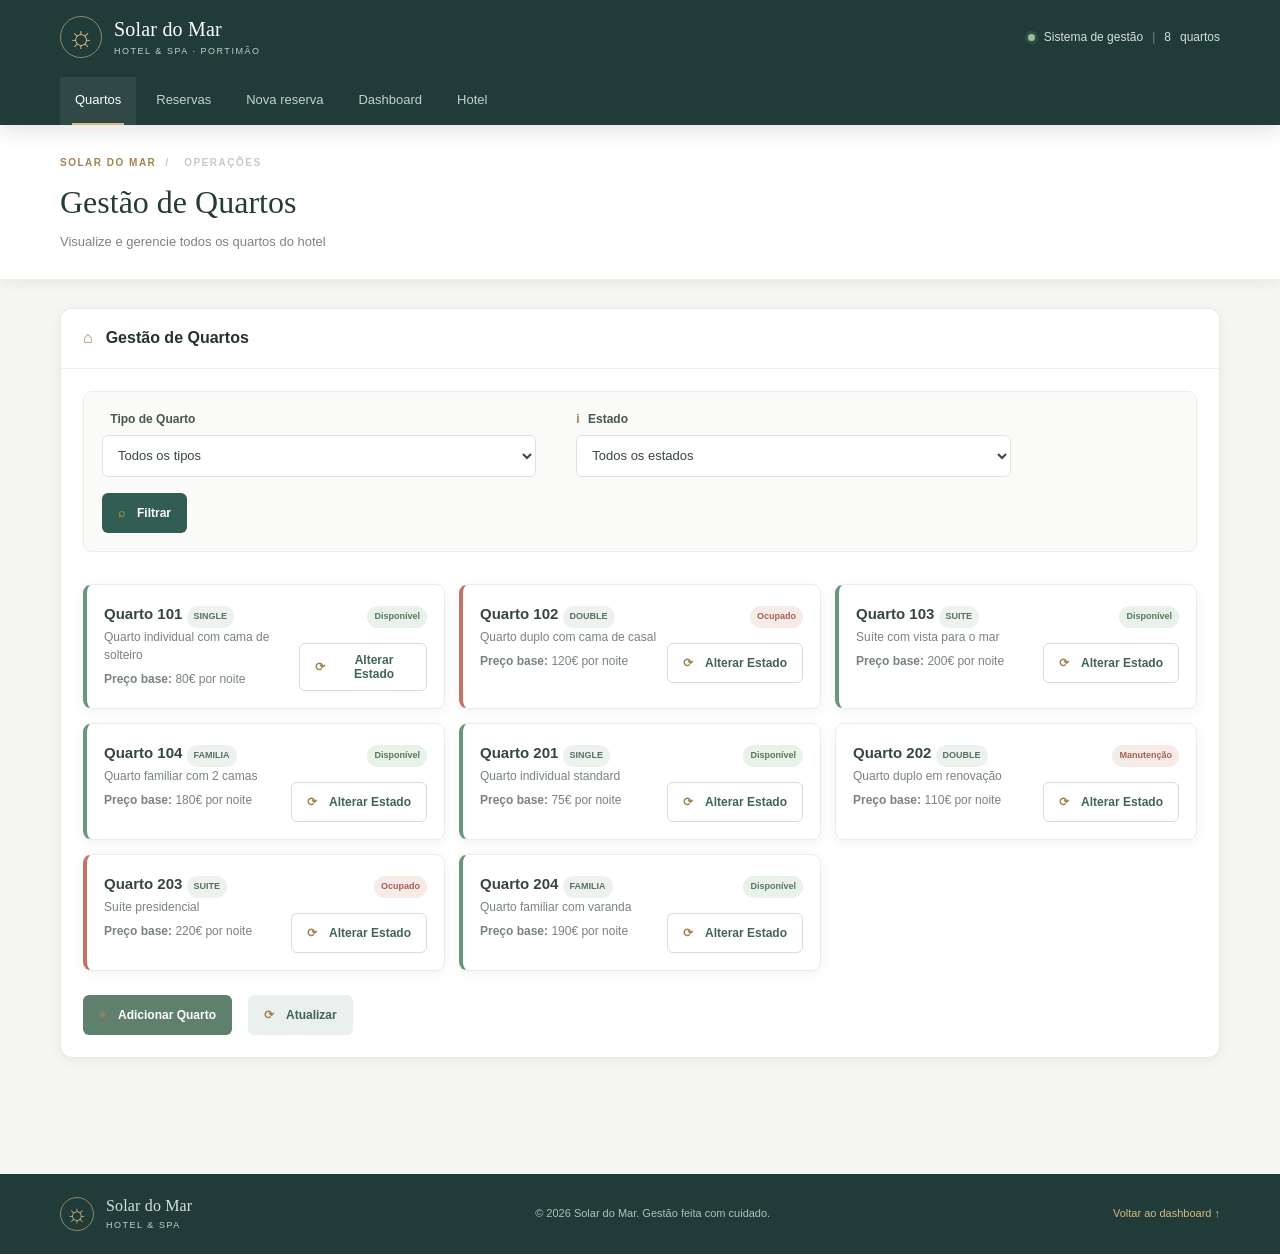
<file: index.html>
<!DOCTYPE html>
<html lang="pt">
<head>
    <meta charset="UTF-8">
    <meta name="viewport" content="width=device-width, initial-scale=1.0">
    <title>Solar do Mar — Gestão Hoteleira</title>
    <link rel="stylesheet" href="css/estilo.css">
</head>
<body>
    <header class="hotel-header">
        <div class="container header-content">
            <a class="hotel-logo" href="#quartos" aria-label="Solar do Mar - início">
                <span class="logo-mark" aria-hidden="true">☼</span>
                <span class="logo-text"><strong>Solar do Mar</strong><small>HOTEL & SPA · PORTIMÃO</small></span>
            </a>
            <div class="header-meta"><span class="header-live-dot"></span> Sistema de gestão <span class="header-divider">|</span> <span id="headerRoomsCount">8</span> quartos</div>
            <nav class="main-nav" aria-label="Navegação principal">
                <a class="nav-link active" href="#quartos">Quartos</a>
                <a class="nav-link" href="#reservas">Reservas</a>
                <a class="nav-link" href="#nova-reserva">Nova reserva</a>
                <a class="nav-link" href="#dashboard">Dashboard</a>
                <a class="nav-link" href="#galeria">Hotel</a>
            </nav>
        </div>
    </header>

    <!-- Indicador visual da tab ativa -->
    <div class="tab-indicator">
        <div class="container">
            <p class="eyebrow">SOLAR DO MAR <span>/</span> <span id="currentTabKicker">OPERAÇÕES</span></p>
            <h2 id="currentTabTitle">Gestão de Quartos</h2>
            <p id="currentTabDescription">Visualize e gerencie todos os quartos do hotel</p>
        </div>
    </div>

    <div class="container main-container">
        <!-- Conteúdo das tabs -->
        <div class="tab-content">
            <!-- Tab 1: Lista de Quartos -->
            <div class="tab-pane fade show active" id="quartos">
                <div class="card glass-card">
                    <div class="card-header gradient-header">
                        <h4 class="mb-0"><i class="bi bi-door-closed"></i> Gestão de Quartos</h4>
                    </div>
                    <div class="card-body">
                        <!-- Filtros com design moderno -->
                        <div class="filter-section">
                            <div class="row g-3">
                                <div class="col-md-5">
                                    <div class="filter-group">
                                        <label for="filterRoomType" class="filter-label">
                                            <i class="bi bi-funnel"></i> Tipo de Quarto
                                        </label>
                                        <select id="filterRoomType" class="form-select filter-select">
                                            <option value="todos">Todos os tipos</option>
                                            <option value="single">Single</option>
                                            <option value="double">Double</option>
                                            <option value="suite">Suite</option>
                                            <option value="familia">Família</option>
                                        </select>
                                    </div>
                                </div>
                                <div class="col-md-5">
                                    <div class="filter-group">
                                        <label for="filterStatus" class="filter-label">
                                            <i class="bi bi-info-circle"></i> Estado
                                        </label>
                                        <select id="filterStatus" class="form-select filter-select">
                                            <option value="todos">Todos os estados</option>
                                            <option value="disponivel">Disponível</option>
                                            <option value="ocupado">Ocupado</option>
                                            <option value="manutencao">Em manutenção</option>
                                        </select>
                                    </div>
                                </div>
                                <div class="col-md-2 d-flex align-items-end">
                                    <button class="btn btn-primary btn-filter" onclick="filterRooms()">
                                        <i class="bi bi-search"></i> Filtrar
                                    </button>
                                </div>
                            </div>
                        </div>

                        <!-- Lista de quartos -->
                        <div class="rooms-grid" id="roomsList">
                            <!-- Quartos serão carregados aqui -->
                        </div>

                        <!-- Ações -->
                        <div class="action-buttons mt-4">
                            <button class="btn btn-success btn-action" onclick="addSampleRoom()">
                                <i class="bi bi-plus-lg"></i> Adicionar Quarto
                            </button>
                            <button class="btn btn-info btn-action" onclick="loadRooms()">
                                <i class="bi bi-arrow-clockwise"></i> Atualizar
                            </button>
                        </div>
                    </div>
                </div>
            </div>
            
            <!-- Tab 2: Lista de Reservas -->
            <div class="tab-pane fade" id="reservas">
                <div class="card glass-card">
                    <div class="card-header gradient-header">
                        <h4 class="mb-0"><i class="bi bi-calendar-check"></i> Reservas e Tarifas</h4>
                    </div>
                    <div class="card-body">
                        <div class="table-container">
                            <table class="table table-hover reservations-table">
                                <thead>
                                    <tr>
                                        <th><i class="bi bi-hash"></i> ID</th>
                                        <th><i class="bi bi-door-closed"></i> Quarto</th>
                                        <th><i class="bi bi-person"></i> Cliente</th>
                                        <th><i class="bi bi-calendar-plus"></i> Check-in</th>
                                        <th><i class="bi bi-calendar-minus"></i> Check-out</th>
                                        <th><i class="bi bi-cash"></i> Preço</th>
                                        <th><i class="bi bi-info-circle"></i> Estado</th>
                                        <th><i class="bi bi-gear"></i> Ações</th>
                                    </tr>
                                </thead>
                                <tbody id="reservationsTable">
                                    <!-- Reservas serão carregadas aqui -->
                                </tbody>
                            </table>
                        </div>
                        
                        <!-- Informação de tarifas -->
                        <div class="tarifas-info mt-4">
                            <h5><i class="bi bi-tags"></i> Sistema de Tarifas 2025</h5>
                            <div class="tarifas-grid">
                                <div class="tarifa-card alta">
                                    <h6>Alta Temporada</h6>
                                    <p class="price">+50%</p>
                                    <p class="months">Jun, Jul, Ago, Dez</p>
                                </div>
                                <div class="tarifa-card normal">
                                    <h6>Temporada Normal</h6>
                                    <p class="price">Preço Base</p>
                                    <p class="months">Mar, Abr, Mai, Set, Out</p>
                                </div>
                                <div class="tarifa-card baixa">
                                    <h6>Baixa Temporada</h6>
                                    <p class="price">-20%</p>
                                    <p class="months">Jan, Fev, Nov</p>
                                </div>
                            </div>
                        </div>
                    </div>
                </div>
            </div>
            
            <!-- Tab 3: Nova Reserva -->
            <div class="tab-pane fade" id="nova-reserva">
                <div class="card glass-card">
                    <div class="card-header gradient-header">
                        <h4 class="mb-0"><i class="bi bi-calendar-plus"></i> Nova Reserva</h4>
                    </div>
                    <div class="card-body">
                        <div class="reservation-form">
                            <div class="row">
                                <!-- Coluna esquerda -->
                                <div class="col-lg-6">
                                    <div class="form-section">
                                        <h5><i class="bi bi-geo-alt"></i> Seleção do Quarto</h5>
                                        <div class="mb-3">
                                            <label for="roomSelect" class="form-label">Quarto:</label>
                                            <select id="roomSelect" class="form-select form-select-lg">
                                                <!-- Opções serão carregadas -->
                                            </select>
                                        </div>
                                        
                                        <h5 class="mt-4"><i class="bi bi-person"></i> Dados do Cliente</h5>
                                        <div class="mb-3">
                                            <label for="clientName" class="form-label">Nome Completo:</label>
                                            <input type="text" class="form-control" id="clientName" placeholder="Ex: João Silva">
                                        </div>
                                        
                                        <div class="mb-3">
                                            <label for="clientEmail" class="form-label">Email:</label>
                                            <input type="email" class="form-control" id="clientEmail" placeholder="Ex: joao@email.com">
                                        </div>
                                    </div>
                                </div>
                                
                                <!-- Coluna direita -->
                                <div class="col-lg-6">
                                    <div class="form-section">
                                        <h5><i class="bi bi-calendar-event"></i> Datas da Estadia</h5>
                                        <div class="row">
                                            <div class="col-md-6 mb-3">
                                                <label for="checkInDate" class="form-label">Check-in:</label>
                                                <div class="input-group">
                                                    <span class="input-group-text"><i class="bi bi-box-arrow-in-right"></i></span>
                                                    <input type="date" class="form-control" id="checkInDate" min="2025-01-01" max="2025-12-31">
                                                </div>
                                            </div>
                                            <div class="col-md-6 mb-3">
                                                <label for="checkOutDate" class="form-label">Check-out:</label>
                                                <div class="input-group">
                                                    <span class="input-group-text"><i class="bi bi-box-arrow-left"></i></span>
                                                    <input type="date" class="form-control" id="checkOutDate" min="2025-01-01" max="2025-12-31">
                                                </div>
                                            </div>
                                        </div>
                                        
                                        <!-- Preço estimado -->
                                        <div class="price-estimate-section">
                                            <h5><i class="bi bi-calculator"></i> Preço Estimado</h5>
                                            <div class="price-display" id="priceEstimate">
                                                <div class="price-placeholder">
                                                    <i class="bi bi-clock"></i>
                                                    <p>Selecione um quarto e datas</p>
                                                </div>
                                            </div>
                                        </div>
                                        
                                        <!-- Botões de ação -->
                                        <div class="reservation-actions mt-4">
                                            <button class="btn btn-success btn-lg btn-reserve" onclick="makeReservation()">
                                                <i class="bi bi-check-circle"></i> Confirmar Reserva
                                            </button>
                                            <button class="btn btn-outline-secondary btn-lg" onclick="clearReservationForm()">
                                                <i class="bi bi-x-circle"></i> Limpar
                                            </button>
                                        </div>
                                    </div>
                                </div>
                            </div>
                            
                            <!-- Mensagem de status -->
                            <div id="reservationMessage" class="mt-4"></div>
                            
                            <!-- Calendário de visualização -->
                            <div class="calendar-preview mt-5">
                                <h5 id="miniCalendarTitle">Disponibilidade</h5>
                                <div class="calendar-grid" id="miniCalendar">
                                    <!-- Calendário será gerado aqui -->
                                </div>
                                <div class="calendar-legend">
                                    <span class="legend-item"><span class="legend-box livre"></span> Livre</span>
                                    <span class="legend-item"><span class="legend-box ocupado"></span> Ocupado</span>
                                    <span class="legend-item"><span class="legend-box reservado"></span> Reservado</span>
                                </div>
                            </div>
                        </div>
                    </div>
                </div>
            </div>
            
            <!-- Tab 4: Dashboard -->
            <div class="tab-pane fade" id="dashboard">
                <div class="dashboard-intro">
                    <div><p class="eyebrow">CENTRO DE CONTROLO</p><h2>Visão geral do hotel</h2><p>Acompanhe a operação, reservas e desempenho num só lugar.</p></div>
                    <div class="dashboard-tools"><label for="dashYear">Ano</label><select id="dashYear" class="form-select" aria-label="Filtrar dashboard por ano"></select><button class="btn btn-outline-primary" id="refreshDashboard" type="button">↻ Atualizar</button><button class="btn btn-primary" id="exportDashboard" type="button">↓ Exportar CSV</button></div>
                </div>
                <div class="dashboard-grid">
                    <!-- Estatísticas principais -->
                    <div class="dashboard-card large">
                        <div class="card-heading"><div><p class="eyebrow">RESUMO DO ANO</p><h3>Indicadores principais</h3></div><span class="live-label"><span class="header-live-dot"></span> Dados atualizados</span></div>
                        <div class="card-body">
                            <div class="stats-grid">
                                <article class="stat-card primary"><div class="stat-icon">▦</div><div class="stat-content"><p>Quartos no hotel</p><h3 id="totalRooms">0</h3><small id="roomAvailability">—</small></div></article>
                                <article class="stat-card success"><div class="stat-icon">⌂</div><div class="stat-content"><p>Quartos ocupados</p><h3 id="occupiedRooms">0</h3><small id="occupancySummary">—</small></div></article>
                                <article class="stat-card warning"><div class="stat-icon">▣</div><div class="stat-content"><p>Reservas ativas</p><h3 id="totalReservations">0</h3><small id="reservationSummary">No ano selecionado</small></div></article>
                                <article class="stat-card info"><div class="stat-icon">€</div><div class="stat-content"><p>Receita confirmada</p><h3 id="yearRevenue">0 €</h3><small id="revenueSummary">No ano selecionado</small></div></article>
                            </div>
                        </div>
                    </div>

                    <!-- Gráficos -->
                    <div class="dashboard-card">
                        <div class="card-heading"><div><p class="eyebrow">ALOJAMENTO</p><h3>Ocupação mensal</h3></div><span class="chart-unit">%</span></div>
                        <div class="card-body"><div class="chart-container"><canvas id="occupancyChart" role="img" aria-label="Gráfico de ocupação mensal"></canvas></div><div class="chart-legend"><span><i class="legend-dot occupancy-dot"></i> Taxa de ocupação</span></div></div>
                    </div>

                    <div class="dashboard-card">
                        <div class="card-heading"><div><p class="eyebrow">DESEMPENHO</p><h3>Receita mensal</h3></div><span class="chart-unit">€</span></div>
                        <div class="card-body"><div class="chart-container"><canvas id="revenueChart" role="img" aria-label="Gráfico de receita mensal"></canvas></div><div class="chart-legend"><span><i class="legend-dot revenue-dot"></i> Receita confirmada</span></div></div>
                    </div>

                    <!-- Reservas recentes -->
                    <div class="dashboard-card large">
                        <div class="card-heading"><div><p class="eyebrow">ATIVIDADE</p><h3>Reservas recentes</h3></div><a class="text-link" href="#reservas">Ver todas <span aria-hidden="true">→</span></a></div>
                        <div class="card-body">
                            <div class="recent-reservations table-container">
                                <table class="table">
                                    <thead>
                                        <tr>
                                            <th>Hóspede</th><th>Quarto</th><th>Estadia</th><th>Estado</th><th class="text-end">Valor</th>
                                        </tr>
                                    </thead>
                                    <tbody id="recentReservations">
                                        <tr><td colspan="5" class="empty-state">A carregar reservas…</td></tr>
                                    </tbody>
                                </table>
                            </div>
                        </div>
                    </div>

                    <!-- Informações de gestão -->
                    <div class="dashboard-card">
                        <div class="card-heading"><div><p class="eyebrow">OPERAÇÃO</p><h3>Estado dos quartos</h3></div></div>
                        <div class="card-body">
                            <div class="room-status-summary"><div class="room-status-track"><span id="occupiedBar"></span><span id="availableBar"></span><span id="maintenanceBar"></span></div>
                            <div class="room-status-legend"><span><i class="legend-dot occupied-dot"></i>Ocupados <b id="occupiedCount">0</b></span><span><i class="legend-dot available-dot"></i>Disponíveis <b id="availableCount">0</b></span><span><i class="legend-dot maintenance-dot"></i>Manutenção <b id="maintenanceCount">0</b></span></div></div>
                            <div class="management-metrics"><div class="metric"><div class="metric-label">Noites reservadas</div><div class="metric-value" id="daysBooked">0</div></div><div class="metric"><div class="metric-label">Ocupação média</div><div class="metric-value" id="occupancyRate">0%</div></div><div class="metric"><div class="metric-label">Receita / noite</div><div class="metric-value" id="avgRevenue">0 €</div></div><div class="metric"><div class="metric-label">Cancelamentos</div><div class="metric-value" id="cancellations">0</div></div></div>
                        </div>
                    </div>

                    <div class="dashboard-card large">
                        <div class="card-heading"><div><p class="eyebrow">TENDÊNCIA</p><h3>Receita ao longo do ano</h3></div><span class="chart-unit">Resumo mensal</span></div>
                        <div class="card-body"><div id="managementInfo" class="revenue-breakdown" aria-live="polite"></div></div>
                    </div>
                </div>
            </div>
            
            <!-- Tab 5: Galeria (NOVA) -->
            <div class="tab-pane fade" id="galeria">
                <div class="gallery-container">
                    <!-- Hotel Info -->
                    <div class="card glass-card mb-4">
                        <div class="card-header gradient-header">
                            <h4><i class="bi bi-info-circle"></i> Sobre o Solar do Mar</h4>
                        </div>
                        <div class="card-body">
                            <div class="hotel-info">
                                <div class="row">
                                    <div class="col-md-8">
                                        <h3>Solar do Mar Hotel & SPA</h3>
                                        <p class="lead">Um refúgio à beira-mar onde o conforto encontra a natureza</p>
                                        <p>Localizado na costa algarvia, o Solar do Mar oferece uma experiência única com quartos temáticos, SPA completo e restaurante gourmet com vista para o oceano. Fundado em 1995, mantemos a tradição da hospitalidade portuguesa com o conforto moderno.</p>
                                        
                                        <div class="features">
                                            <h5><i class="bi bi-stars"></i> Destaques</h5>
                                            <div class="features-grid">
                                                <span class="feature-item"><i class="bi bi-wifi"></i> Wi-Fi Grátis</span>
                                                <span class="feature-item"><i class="bi bi-umbrella"></i> Piscina Exterior</span>
                                                <span class="feature-item"><i class="bi bi-cup-hot"></i> Pequeno-almoço</span>
                                                <span class="feature-item"><i class="bi bi-car-front"></i> Estacionamento</span>
                                                <span class="feature-item"><i class="bi bi-water"></i> SPA Completo</span>
                                                <span class="feature-item"><i class="bi bi-bicycle"></i> Atividades</span>
                                            </div>
                                        </div>
                                    </div>
                                    <div class="col-md-4">
                                        <div class="contact-info">
                                            <h5><i class="bi bi-geo-alt"></i> Contactos</h5>
                                            <p><i class="bi bi-geo"></i> Praia da Rocha, 8500 Portimão</p>
                                            <p><i class="bi bi-telephone"></i> +351 282 123 456</p>
                                            <p><i class="bi bi-envelope"></i> info@solardomar.pt</p>
                                            <p><i class="bi bi-globe"></i> www.solardomar.pt</p>
                                        </div>
                                    </div>
                                </div>
                            </div>
                        </div>
                    </div>

                    <!-- Galeria de Imagens -->
                    <div class="card glass-card">
                        <div class="card-header gradient-header">
                            <h4><i class="bi bi-images"></i> Galeria do Hotel</h4>
                        </div>
                        <div class="card-body">
                            <div class="gallery-grid">
                                <!-- Imagem 1: Fachada -->
                                <div class="gallery-item">
                                    <div class="gallery-img" style="background-color: #4a90e2;">
                                        <div class="img-placeholder">
                                            <i class="bi bi-building"></i>
                                            <p>Fachada do Hotel</p>
                                        </div>
                                    </div>
                                    <div class="gallery-caption">
                                        <h6>Fachada Principal</h6>
                                        <p>Arquitetura mediterrânica com vista para o mar</p>
                                    </div>
                                </div>
                                
                                <!-- Imagem 2: Quarto Suite -->
                                <div class="gallery-item">
                                    <div class="gallery-img" style="background-color: #50c878;">
                                        <div class="img-placeholder">
                                            <i class="bi bi-bed"></i>
                                            <p>Suite Premium</p>
                                        </div>
                                    </div>
                                    <div class="gallery-caption">
                                        <h6>Suite Premium</h6>
                                        <p>Varanda privada com vista para o oceano</p>
                                    </div>
                                </div>
                                
                                <!-- Imagem 3: Piscina -->
                                <div class="gallery-item">
                                    <div class="gallery-img" style="background-color: #1e90ff;">
                                        <div class="img-placeholder">
                                            <i class="bi bi-water"></i>
                                            <p>Área da Piscina</p>
                                        </div>
                                    </div>
                                    <div class="gallery-caption">
                                        <h6>Piscina Infinita</h6>
                                        <p>Piscina exterior com vista panorâmica</p>
                                    </div>
                                </div>
                                
                                <!-- Imagem 4: Restaurante -->
                                <div class="gallery-item">
                                    <div class="gallery-img" style="background-color: #ff7f50;">
                                        <div class="img-placeholder">
                                            <i class="bi bi-egg-fried"></i>
                                            <p>Restaurante</p>
                                        </div>
                                    </div>
                                    <div class="gallery-caption">
                                        <h6>Restaurante Maré</h6>
                                        <p>Culinária mediterrânica com produtos locais</p>
                                    </div>
                                </div>
                                
                                <!-- Imagem 5: SPA -->
                                <div class="gallery-item">
                                    <div class="gallery-img" style="background-color: #9370db;">
                                        <div class="img-placeholder">
                                            <i class="bi bi-flower1"></i>
                                            <p>Área do SPA</p>
                                        </div>
                                    </div>
                                    <div class="gallery-caption">
                                        <h6>SPA Oceano</h6>
                                        <p>Tratamentos relaxantes com algas marinhas</p>
                                    </div>
                                </div>
                                
                                <!-- Imagem 6: Localização -->
                                <div class="gallery-item">
                                    <div class="gallery-img" style="background-color: #20b2aa;">
                                        <div class="img-placeholder">
                                            <i class="bi bi-geo"></i>
                                            <p>Localização</p>
                                        </div>
                                    </div>
                                    <div class="gallery-caption">
                                        <h6>Vista da Praia</h6>
                                        <p>Localização privilegiada na Praia da Rocha</p>
                                    </div>
                                </div>
                            </div>
                        </div>
                    </div>
                </div>
            </div>
        </div>
    </div>

    <footer class="hotel-footer">
        <div class="container footer-content"><a class="hotel-logo footer-logo" href="#quartos"><span class="logo-mark" aria-hidden="true">☼</span><span class="logo-text"><strong>Solar do Mar</strong><small>HOTEL & SPA</small></span></a><p>© <span id="footerYear">2026</span> Solar do Mar. Gestão feita com cuidado.</p><a href="#dashboard">Voltar ao dashboard ↑</a></div>
    </footer>

    <script src="js/data.js"></script>
    <script src="js/quartos.js"></script>
    <script src="js/reservas.js"></script>
    <script src="js/dashboard.js"></script>
    <script src="js/main.js"></script>
    <script src="js/galeria.js"></script>
</body>
</html>
</file>
<file: css/estilo.css>
@charset "UTF-8";

/* ============================
   VARIÁVEIS E RESET
============================ */
:root {
    --primary-color: #1a73e8;
    --secondary-color: #34a853;
    --accent-color: #fbbc04;
    --danger-color: #ea4335;

    --light-bg: #f8f9fa;
    --dark-bg: #1f1f1f;

    --text-dark: #2b2b2b;
    --text-light: #6b7280;

    --gradient-primary: linear-gradient(135deg, #1a73e8, #34a853);
    --gradient-secondary: linear-gradient(135deg, #fbbc04, #ea4335);

    --shadow-sm: 0 4px 8px rgba(0,0,0,.08);
    --shadow-md: 0 10px 25px rgba(0,0,0,.12);
    --shadow-lg: 0 20px 40px rgba(0,0,0,.15);
}

* {
    margin: 0;
    padding: 0;
    box-sizing: border-box;
}

body {
    font-family: 'Montserrat', sans-serif;
    background: linear-gradient(135deg, #eef2f7, #dbe4f0);
    color: var(--text-dark);
    min-height: 100vh;
}

/* ============================
   HEADER
============================ */
.hotel-header {
    background: var(--gradient-primary);
    color: #fff;
    padding: 1.5rem 0;
    box-shadow: var(--shadow-md);
}

.header-content {
    display: flex;
    justify-content: space-between;
    align-items: center;
    flex-wrap: wrap;
    gap: 1rem;
}

.hotel-logo {
    display: flex;
    align-items: center;
    gap: 1rem;
}

.hotel-logo i {
    font-size: 2.8rem;
    color: var(--accent-color);
}

.logo-text h1 {
    font-family: 'Playfair Display', serif;
    font-size: 1.9rem;
}

.tagline {
    font-size: .9rem;
    opacity: .85;
}

.header-stats {
    display: flex;
    gap: .6rem;
}

.stat-badge {
    background: rgba(255,255,255,.2);
    padding: .4rem .9rem;
    border-radius: 20px;
    font-size: .85rem;
    display: flex;
    gap: .4rem;
}

/* NAV */
.main-nav .nav-pills {
    gap: .5rem;
}

.main-nav .nav-link {
    color: #fff;
    background: rgba(255,255,255,.15);
    border-radius: 10px;
    padding: .6rem 1.2rem;
    transition: .3s;
    border: 1px solid rgba(255,255,255,.25);
}

.main-nav .nav-link:hover {
    background: rgba(255,255,255,.3);
    transform: translateY(-2px);
}

.main-nav .nav-link.active {
    background: #fff;
    color: var(--primary-color);
    box-shadow: var(--shadow-sm);
}

/* ============================
   INDICADOR TAB
============================ */
.tab-indicator {
    background: #fff;
    padding: 1.5rem 0;
    box-shadow: var(--shadow-sm);
    margin-bottom: 2rem;
}

.tab-indicator h2 {
    font-family: 'Playfair Display', serif;
    color: var(--primary-color);
}

.tab-indicator p {
    color: var(--text-light);
}

/* ============================
   CONTEÚDO
============================ */
.main-container {
    padding-bottom: 3rem;
}

/* ============================
   CARDS
============================ */
.glass-card {
    background: rgba(255,255,255,.96);
    border-radius: 16px;
    box-shadow: var(--shadow-md);
    margin-bottom: 2rem;
    overflow: hidden;
    transition: .35s;
    animation: fadeIn .6s ease;
}

.glass-card:hover {
    transform: translateY(-6px);
    box-shadow: var(--shadow-lg);
}

.gradient-header {
    background: var(--gradient-primary);
    color: #fff;
    padding: 1.2rem 1.5rem;
}

.gradient-header h4 {
    display: flex;
    gap: .5rem;
    align-items: center;
}

/* ============================
   FILTROS
============================ */
.filter-section {
    background: linear-gradient(135deg, #f9fafb, #eef1f6);
    padding: 1.5rem;
    border-radius: 12px;
    margin-bottom: 2rem;
}

.filter-label {
    font-weight: 600;
    color: var(--primary-color);
}

.filter-select {
    border-radius: 8px;
    border: 2px solid #e0e0e0;
}

.filter-select:focus {
    border-color: var(--primary-color);
    box-shadow: 0 0 0 3px rgba(26,115,232,.15);
}

.btn-filter {
    background: var(--primary-color);
    color: #fff;
    font-weight: 600;
    border-radius: 8px;
}

.btn-filter:hover {
    background: #1557b0;
}

/* ============================
   QUARTOS
============================ */
.rooms-grid {
    display: grid;
    grid-template-columns: repeat(auto-fill,minmax(330px,1fr));
    gap: 1.5rem;
}

.room-card {
    border-radius: 14px;
    padding: 1.5rem;
    box-shadow: var(--shadow-sm);
    transition: .3s;
}

.room-card:hover {
    transform: translateY(-5px);
    box-shadow: var(--shadow-md);
}

.room-card.disponivel {
    background: linear-gradient(135deg,#ecfdf5,#d1fae5);
    border-left: 6px solid var(--secondary-color);
}

.room-card.ocupado {
    background: linear-gradient(135deg,#fff1f2,#fecdd3);
    border-left: 6px solid var(--danger-color);
}

.room-card.manutencao {
    background: linear-gradient(135deg,#fffbeb,#fde68a);
    border-left: 6px solid var(--accent-color);
}

/* ============================
   DASHBOARD
============================ */
.dashboard-grid {
    display: grid;
    grid-template-columns: repeat(auto-fit,minmax(280px,1fr));
    gap: 1.5rem;
}

.dashboard-card {
    background: #fff;
    border-radius: 16px;
    box-shadow: var(--shadow-md);
    overflow: hidden;
}

.dashboard-card.large {
    grid-column: span 2;
}

.dashboard-card .card-header {
    background: linear-gradient(135deg,#667eea,#764ba2);
    color: #fff;
    padding: 1.2rem;
}

.stats-grid {
    display: grid;
    grid-template-columns: repeat(auto-fit,minmax(150px,1fr));
    gap: 1rem;
}

.stat-card {
    padding: 1.4rem;
    border-radius: 12px;
    color: #fff;
    display: flex;
    gap: 1rem;
}

/* ============================
   GALERIA
============================ */
.gallery-grid {
    display: grid;
    grid-template-columns: repeat(auto-fit,minmax(280px,1fr));
    gap: 2rem;
}

.gallery-item {
    border-radius: 16px;
    overflow: hidden;
    box-shadow: var(--shadow-md);
    transition: .4s;
}

.gallery-item:hover {
    transform: translateY(-10px);
    box-shadow: var(--shadow-lg);
}

.gallery-img {
    height: 200px;
    display: flex;
    align-items: center;
    justify-content: center;
    color: #fff;
}

.gallery-caption {
    padding: 1.5rem;
}

/* ============================
   FOOTER
============================ */
.hotel-footer {
    background: var(--dark-bg);
    color: #fff;
    padding: 2.5rem 0;
    margin-top: 3rem;
}

.footer-content {
    display: flex;
    justify-content: space-between;
    align-items: center;
    flex-wrap: wrap;
    gap: 1.5rem;
}

.footer-logo {
    display: flex;
    align-items: center;
    gap: 1rem;
}

.footer-logo i {
    font-size: 2rem;
    color: var(--accent-color);
}

.footer-sub {
    font-size: .85rem;
    opacity: .7;
}

.tech-badge {
    background: rgba(255,255,255,.15);
    padding: .3rem .8rem;
    border-radius: 20px;
    font-size: .8rem;
}

/* ============================
   RESPONSIVO
============================ */
@media (max-width:768px) {
    .header-content,
    .footer-content {
        flex-direction: column;
        text-align: center;
    }

    .dashboard-card.large {
        grid-column: span 1;
    }
}

/* ============================
   ANIMAÇÕES
============================ */
@keyframes fadeIn {
    from { opacity: 0; transform: translateY(20px); }
    to { opacity: 1; transform: translateY(0); }
}

/* ============================
   SCROLLBAR
============================ */
::-webkit-scrollbar {
    width: 10px;
}

::-webkit-scrollbar-thumb {
    background: var(--primary-color);
    border-radius: 5px;
}

/* ============================
   SISTEMA VISUAL
============================ */
:root {
    --primary-color: #244b47;
    --secondary-color: #59806e;
    --accent-color: #be9a65;
    --danger-color: #b65f54;
    --light-bg: #f6f5f1;
    --dark-bg: #1d302e;
    --text-dark: #23322f;
    --text-light: #79837e;
    --gradient-primary: linear-gradient(125deg, #244b47, #315c53);
    --gradient-secondary: linear-gradient(135deg, #be9a65, #d6b985);
    --shadow-sm: 0 3px 12px rgba(27, 44, 40, .06);
    --shadow-md: 0 10px 30px rgba(27, 44, 40, .08);
    --shadow-lg: 0 20px 50px rgba(27, 44, 40, .12);
}

html { scroll-behavior: smooth; }
body {
    background: #f5f5f1;
    color: var(--text-dark);
    font-family: "Segoe UI", Arial, sans-serif;
    font-size: 15px;
    line-height: 1.55;
}
.container { width: min(1160px, calc(100% - 48px)); margin: 0 auto; }
.main-container { min-height: 55vh; padding: 28px 0 72px; }
.row { display: flex; flex-wrap: wrap; margin: 0 -12px; }
.row > [class*="col-"] { padding: 0 12px; }
.col-md-2 { width: 16.6667%; }
.col-md-4 { width: 33.3333%; }
.col-md-5 { width: 41.6667%; }
.col-md-6 { width: 50%; }
.col-md-8 { width: 66.6667%; }
.col-lg-6 { width: 50%; }
.d-flex { display: flex; }
.justify-content-between { justify-content: space-between; }
.align-items-center { align-items: center; }
.align-items-end { align-items: flex-end; }
.text-end { text-align: right; }
.text-center { text-align: center; }
.mb-0 { margin-bottom: 0; }
.mb-1 { margin-bottom: .35rem; }
.mb-3 { margin-bottom: 1rem; }
.mb-4 { margin-bottom: 1.5rem; }
.mt-2 { margin-top: .5rem; }
.mt-4 { margin-top: 1.5rem; }
.mt-5 { margin-top: 3rem; }
.g-3 { gap: 1rem; }
.form-select-lg, .btn-lg { min-height: 48px; }

.hotel-header {
    position: relative;
    z-index: 5;
    padding: 16px 0 0;
    background: #203b38;
    color: #fff;
    box-shadow: 0 5px 20px rgba(18, 38, 35, .13);
}
.header-content { display: flex; flex-wrap: wrap; align-items: center; justify-content: space-between; gap: 12px 30px; }
.hotel-logo { display: inline-flex; align-items: center; gap: 12px; color: inherit; text-decoration: none; }
.logo-mark { display: grid; width: 42px; height: 42px; place-items: center; border: 1px solid rgba(214,185,133,.6); border-radius: 50%; color: #d6b985; font-size: 30px; line-height: 1; }
.logo-text { display: grid; line-height: 1.15; }
.logo-text strong { font-family: Georgia, serif; font-size: 20px; font-weight: 500; letter-spacing: .01em; }
.logo-text small { margin-top: 5px; color: #c5d0ca; font-size: 9px; letter-spacing: .17em; }
.header-meta { display: flex; align-items: center; gap: 9px; color: #d6ded9; font-size: 12px; }
.header-divider { color: #6f8880; }
.header-live-dot { display: inline-block; width: 7px; height: 7px; border-radius: 50%; background: #9ac09d; box-shadow: 0 0 0 3px rgba(154,192,157,.15); }
.main-nav { display: flex; flex: 1 0 100%; gap: 5px; padding-top: 7px; overflow-x: auto; }
.main-nav .nav-link { position: relative; flex: 0 0 auto; padding: 13px 15px 15px; border: 0; border-radius: 0; background: transparent; color: #c7d2cc; font-size: 13px; font-weight: 500; text-decoration: none; transition: color .2s, background .2s; }
.main-nav .nav-link:hover, .main-nav .nav-link.active { color: #fff; background: rgba(255,255,255,.07); transform: none; box-shadow: none; }
.main-nav .nav-link.active::after { position: absolute; right: 12px; bottom: 0; left: 12px; height: 2px; background: #d6b985; content: ""; }

.tab-indicator { margin: 0; padding: 30px 0 27px; background: #fff; border-bottom: 1px solid #eeefeb; }
.tab-indicator .eyebrow, .eyebrow { margin: 0 0 7px; color: #a18355; font-size: 10px; font-weight: 700; letter-spacing: .15em; }
.tab-indicator .eyebrow span { padding: 0 5px; color: #c8c9c1; }
.tab-indicator h2 { margin: 0; color: #253b37; font-family: Georgia, serif; font-size: clamp(24px, 3vw, 32px); font-weight: 500; }
.tab-indicator p:last-child { margin: 5px 0 0; color: #7c8580; font-size: 13px; }
.tab-content > .tab-pane { display: none; }
.tab-content > .tab-pane.active { display: block; animation: fadeIn .3s ease; }
.glass-card, .dashboard-card { overflow: hidden; border: 1px solid #e8e9e3; border-radius: 12px; background: #fff; box-shadow: var(--shadow-sm); }
.glass-card { margin-bottom: 24px; }
.glass-card:hover { transform: none; box-shadow: var(--shadow-md); }
.gradient-header { padding: 17px 22px; background: #fff; color: var(--text-dark); border-bottom: 1px solid #eeefeb; }
.gradient-header h4 { margin: 0; font-size: 16px; font-weight: 600; }
.card-body { padding: 22px; }
.bi { display: inline-flex; align-items: center; justify-content: center; margin-right: 5px; color: #a18355; font-style: normal; }
.bi::before { content: none; }
.bi-sun-fill::before { content: "\263c"; }
.bi-house-door::before, .bi-door-closed::before { content: "\2302"; }
.bi-calendar-check::before, .bi-calendar-week::before, .bi-calendar-plus::before { content: "\25a6"; }
.bi-plus-circle::before, .bi-plus-lg::before { content: "+"; }
.bi-graph-up::before, .bi-bar-chart::before { content: "\2197"; }
.bi-images::before { content: "\25a7"; }
.bi-speedometer2::before, .bi-clock-history::before { content: "\25f7"; }
.bi-building::before { content: "\25a6"; }
.bi-cash::before, .bi-cash-stack::before { content: "\20ac"; }
.bi-info-circle::before { content: "i"; }
.bi-person::before { content: "\2659"; }
.bi-geo-alt::before, .bi-geo::before { content: "\2316"; }
.bi-check-circle::before { content: "\2713"; }
.bi-x-circle::before { content: "\00d7"; }
.bi-search::before { content: "\2315"; }
.bi-arrow-repeat::before, .bi-arrow-clockwise::before { content: "\27f3"; }

.dashboard-intro { display: flex; justify-content: space-between; align-items: end; gap: 24px; margin: 0 0 23px; }
.dashboard-intro h2 { margin: 0 0 5px; color: #263d38; font-family: Georgia, serif; font-size: 29px; font-weight: 500; }
.dashboard-intro p:not(.eyebrow) { margin: 0; color: #78837e; font-size: 13px; }
.dashboard-tools { display: flex; flex-wrap: wrap; align-items: center; gap: 9px; }
.dashboard-tools label { color: #737d78; font-size: 12px; font-weight: 600; }
.dashboard-tools .form-select { width: 100px; }
.dashboard-grid { display: grid; grid-template-columns: repeat(2, minmax(0, 1fr)); gap: 18px; align-items: stretch; }
.dashboard-card { min-width: 0; margin: 0; }
.dashboard-card.large { grid-column: span 2; }
.card-heading { display: flex; min-height: 77px; align-items: center; justify-content: space-between; gap: 12px; padding: 15px 21px; border-bottom: 1px solid #eff0ec; }
.card-heading .eyebrow { margin-bottom: 2px; font-size: 9px; }
.card-heading h3 { margin: 0; color: #2a3d38; font-family: Georgia, serif; font-size: 18px; font-weight: 500; }
.card-heading .live-label, .chart-unit { color: #84908a; font-size: 11px; }
.live-label { display: flex; align-items: center; gap: 8px; }
.dashboard-card .card-body { padding: 18px 21px 20px; }
.stats-grid { display: grid; grid-template-columns: repeat(4, minmax(0, 1fr)); gap: 13px; }
.stat-card { min-width: 0; align-items: flex-start; gap: 12px; padding: 17px 15px; border: 1px solid #eceee9; border-radius: 9px; background: #fbfbf9; color: var(--text-dark); }
.stat-card.primary, .stat-card.success, .stat-card.warning, .stat-card.info { background: #fbfbf9; color: var(--text-dark); }
.stat-icon { display: grid; flex: 0 0 36px; width: 36px; height: 36px; place-items: center; border-radius: 9px; background: #edf2ef; color: #47665b; font-size: 18px; font-weight: 600; }
.stat-card.success .stat-icon { background: #edf4ed; color: #5b825e; }
.stat-card.warning .stat-icon { background: #f6f0e5; color: #a27b3f; }
.stat-card.info .stat-icon { background: #eaf1f2; color: #58777a; }
.stat-content { min-width: 0; }
.stat-content p { margin: 1px 0 5px; color: #78817c; font-size: 11px; }
.stat-content h3 { margin: 0 0 4px; color: #263b36; font-size: 24px; font-weight: 600; line-height: 1.15; }
.stat-content small { display: block; overflow: hidden; color: #929a95; font-size: 10px; text-overflow: ellipsis; white-space: nowrap; }
.chart-container { position: relative; width: 100%; height: 220px; }
.chart-container canvas { display: block; width: 100%; height: 100%; }
.chart-legend { margin-top: 12px; color: #7b8580; font-size: 11px; }
.legend-dot { display: inline-block; width: 8px; height: 8px; margin-right: 6px; border-radius: 50%; background: #be9a65; vertical-align: 1px; }
.occupancy-dot, .revenue-dot { background: #be9a65; }
.table-container { overflow-x: auto; }
.table { width: 100%; border-collapse: collapse; color: #43504b; font-size: 12px; }
.table th { padding: 11px 9px; border-bottom: 1px solid #e9ebe6; color: #8a938e; font-size: 10px; font-weight: 600; letter-spacing: .04em; text-align: left; text-transform: uppercase; white-space: nowrap; }
.table td { padding: 13px 9px; border-bottom: 1px solid #f0f1ed; vertical-align: middle; white-space: nowrap; }
.table tbody tr:last-child td { border-bottom: 0; }
.guest-avatar { display: inline-grid; width: 30px; height: 30px; margin-right: 9px; place-items: center; border-radius: 50%; background: #edf2ef; color: #426057; font-weight: 600; vertical-align: middle; }
.guest-name { color: #33423d; font-weight: 600; }
.status-pill { display: inline-block; padding: 4px 9px; border-radius: 20px; font-size: 10px; font-weight: 600; }
.status-active { background: #eaf3eb; color: #507a55; }
.status-cancelled { background: #f5ecea; color: #a4645c; }
.empty-state { padding: 24px !important; color: #8a938e; text-align: center; }
.text-link { color: #597669; font-size: 12px; font-weight: 600; text-decoration: none; }
.text-link:hover { color: #244b47; }
.room-status-summary { margin: 3px 0 23px; }
.room-status-track { display: flex; height: 9px; overflow: hidden; border-radius: 20px; background: #eff0ec; }
.room-status-track span { display: block; min-width: 0; transition: width .3s; }
#occupiedBar { background: #6c8c7d; }
#availableBar { background: #c5d6c6; }
#maintenanceBar { background: #d7b674; }
.room-status-legend { display: grid; gap: 11px; margin-top: 16px; }
.room-status-legend > span { display: flex; align-items: center; color: #6f7974; font-size: 12px; }
.room-status-legend .legend-dot { margin-right: 8px; }
.room-status-legend b { margin-left: auto; color: #354640; font-size: 12px; }
.occupied-dot { background: #6c8c7d; }
.available-dot { background: #c5d6c6; }
.maintenance-dot { background: #d7b674; }
.management-metrics { display: grid; grid-template-columns: repeat(2, minmax(0, 1fr)); gap: 9px; padding-top: 17px; border-top: 1px solid #eff0ec; }
.metric { padding: 11px; border: 1px solid #eff0ec; border-radius: 8px; background: #fcfcfa; }
.metric-label { color: #7e8882; font-size: 10px; }
.metric-value { margin-top: 3px; color: #344840; font-size: 18px; font-weight: 600; }
.revenue-breakdown { display: grid; grid-template-columns: repeat(2, minmax(0, 1fr)); column-gap: 32px; row-gap: 12px; }
.revenue-month { display: grid; grid-template-columns: 30px minmax(30px, 1fr) 75px; align-items: center; gap: 10px; }
.revenue-month-label { color: #7e8882; font-size: 11px; }
.revenue-track { height: 7px; overflow: hidden; border-radius: 8px; background: #f0f1ed; }
.revenue-fill { display: block; height: 100%; min-width: 0; border-radius: inherit; background: linear-gradient(90deg, #789386, #be9a65); }
.revenue-amount { color: #485750; font-size: 10px; font-weight: 600; text-align: right; }

.filter-section { padding: 18px; border: 1px solid #eceee9; border-radius: 9px; background: #fafaf8; }
.filter-label { display: block; margin-bottom: 6px; color: #465850; font-size: 12px; }
.filter-select, .form-control, .form-select { width: 100%; min-height: 42px; padding: 9px 11px; border: 1px solid #dfe3dd; border-radius: 6px; background: #fff; color: #394841; font: inherit; font-size: 13px; }
.filter-select:focus, .form-control:focus, .form-select:focus { outline: 3px solid rgba(82,126,106,.14); border-color: #73927f; box-shadow: none; }
.form-label { display: block; margin-bottom: 6px; color: #52615a; font-size: 12px; font-weight: 600; }
.form-section h5, .price-estimate-section h5 { margin: 0 0 14px; color: #31483e; font-family: Georgia, serif; font-size: 17px; font-weight: 500; }
.input-group { display: flex; }
.input-group-text { display: grid; min-width: 40px; place-items: center; border: 1px solid #dfe3dd; border-right: 0; border-radius: 6px 0 0 6px; background: #f7f8f5; color: #89928c; }
.input-group .form-control { border-radius: 0 6px 6px 0; }
.btn { display: inline-flex; min-height: 40px; align-items: center; justify-content: center; gap: 7px; padding: 9px 15px; border: 1px solid transparent; border-radius: 6px; cursor: pointer; font-family: inherit; font-size: 12px; font-weight: 600; text-decoration: none; transition: background .2s, border-color .2s, transform .2s; }
.btn:hover { transform: translateY(-1px); }
.btn-primary, .btn-filter { background: #315d52; color: #fff; }
.btn-primary:hover, .btn-filter:hover { background: #244b47; }
.btn-success { background: #5f806c; color: white; }
.btn-success:hover { background: #486b55; }
.btn-info { background: #eaf0ed; color: #3d6658; }
.btn-danger { background: #b65f54; color: white; }
.btn-outline-primary { border-color: #d5dfd8; background: #fff; color: #416458; }
.btn-outline-primary:hover { background: #f3f6f3; }
.btn-outline-secondary { border-color: #dfe3dd; background: white; color: #66716b; }
.btn-action { margin-right: 7px; }
.action-buttons { display: flex; gap: 9px; }
.reservation-form { padding: 4px; }
.reservation-form .form-section { padding: 15px 10px; }
.price-estimate-section { margin-top: 22px; padding: 16px; border-radius: 8px; background: #f8f8f4; }
.price-display, .alert { padding: 13px 15px; border-radius: 7px; font-size: 13px; }
.alert-warning { background: #fbf5e8; color: #846b3d; }
.alert-success { background: #edf5ed; color: #527450; }
.alert-danger { background: #f8eeeb; color: #98584f; }
.alert-info { background: #edf3f2; color: #4f706b; }
.alert-symbol { display: inline-grid; width: 20px; height: 20px; margin-right: 6px; place-items: center; border: 1px solid currentColor; border-radius: 50%; font-size: 11px; }
.reservation-actions { display: flex; flex-wrap: wrap; gap: 10px; }
.calendar-preview { padding-top: 18px; border-top: 1px solid #eff0ec; }
.calendar-preview h5 { color: #334a40; font-family: Georgia, serif; font-weight: 500; }
.calendar-grid { display: grid; grid-template-columns: repeat(7, minmax(30px, 1fr)); max-width: 500px; gap: 5px; }
.calendar-weekday, .calendar-day, .calendar-empty { display: grid; min-height: 35px; place-items: center; border-radius: 5px; }
.calendar-weekday { color: #87918a; font-size: 10px; font-weight: 600; }
.calendar-day { background: #f5f6f2; color: #4a5951; font-size: 12px; }
.calendar-legend { display: flex; flex-wrap: wrap; gap: 15px; margin-top: 14px; color: #78837c; font-size: 11px; }
.legend-box { display: inline-block; width: 9px; height: 9px; margin-right: 5px; border-radius: 2px; background: #dfe9df; }
.legend-box.ocupado { background: #dcb4ab; }
.legend-box.reservado { background: #eddfbd; }
.rooms-grid { grid-template-columns: repeat(auto-fill, minmax(280px, 1fr)); gap: 14px; }
.room-card { padding: 17px; border: 1px solid #e9ece7; border-radius: 9px; background: #fff; }
.room-card.available { border-left: 4px solid #6c9678; }
.room-card.reserved { border-left: 4px solid #c27468; }
.room-card .badge { display: inline-block; padding: 4px 7px; border-radius: 20px; background: #eff2ef; color: #577266; font-size: 9px; font-weight: 700; }
.room-card h5 { color: #35473f; font-size: 15px; }
.room-card p { color: #79847d; font-size: 12px; }
.room-card .btn { margin-top: 7px; }
.badge.bg-success { background: #e9f2e9; color: #547a59; }
.badge.bg-danger { background: #f7ebe8; color: #a76056; }
.badge.bg-secondary { background: #f0f0ee; color: #707873; }
.badge.bg-warning { background: #f7f0e3; color: #9a773e; }
.badge.bg-info { background: #edf2ef; color: #577266; }
.reservations-table td small { color: #87918a; }
.reservations-table .btn-sm { min-height: 30px; padding: 5px 9px; }
.tarifas-info { padding-top: 16px; border-top: 1px solid #eff0ec; }
.tarifas-grid { display: grid; grid-template-columns: repeat(3, 1fr); gap: 12px; }
.tarifa-card { padding: 15px; border: 1px solid #e9ece7; border-radius: 8px; }
.tarifa-card h6 { margin-bottom: 7px; color: #46584f; }
.tarifa-card .price { margin: 0; color: #547363; font-size: 20px; font-weight: 600; }
.tarifa-card .months { margin: 4px 0 0; color: #89928c; font-size: 11px; }
.hotel-info h3 { color: #30483e; font-family: Georgia, serif; font-weight: 500; }
.hotel-info p { color: #69756e; }
.features-grid { display: grid; grid-template-columns: repeat(2, minmax(0, 1fr)); gap: 10px; }
.feature-item { color: #52665c; font-size: 12px; }
.contact-info { padding: 16px; border-radius: 8px; background: #f7f8f4; }
.contact-info h5 { color: #42584c; }
.contact-info p { font-size: 12px; }
.gallery-img { min-height: 195px; background: linear-gradient(135deg, #73968a, #c0ae84) !important; }
.gallery-item:nth-child(2n) .gallery-img { background: linear-gradient(135deg, #799a9b, #b4c6b7) !important; }
.gallery-item { border: 1px solid #e9ece7; border-radius: 10px; background: white; }
.gallery-item:hover { transform: translateY(-3px); }
.gallery-caption h6 { margin: 0 0 5px; color: #384b42; }
.gallery-caption p { margin: 0; color: #7c8780; font-size: 12px; }
.img-placeholder { text-align: center; }
.img-placeholder i { display: block; margin-bottom: 7px; font-size: 35px; }
.hotel-footer { margin-top: 20px; padding: 23px 0; background: #203b38; color: #d8e0db; }
.footer-content { display: flex; flex-wrap: wrap; align-items: center; justify-content: space-between; gap: 15px; }
.footer-content p { margin: 0; color: #b3c0b9; font-size: 11px; }
.footer-content > a:last-child { color: #d6b985; font-size: 11px; text-decoration: none; }
.footer-logo .logo-mark { width: 34px; height: 34px; font-size: 25px; }
.footer-logo .logo-text strong { font-size: 16px; }

@media (max-width: 900px) {
    .stats-grid { grid-template-columns: repeat(2, minmax(0, 1fr)); }
    .dashboard-intro { align-items: flex-start; flex-direction: column; }
    .dashboard-tools { width: 100%; }
}
@media (max-width: 700px) {
    .container { width: min(100% - 30px, 560px); }
    .main-container { padding: 19px 0 48px; }
    .header-content { gap: 12px; }
    .header-meta { margin-left: auto; font-size: 10px; }
    .main-nav { gap: 0; margin: 0 -15px; padding: 5px 15px 0; }
    .main-nav .nav-link { padding: 12px 11px 14px; font-size: 11px; }
    .tab-indicator { padding: 22px 0; }
    .dashboard-grid { grid-template-columns: minmax(0, 1fr); gap: 13px; }
    .dashboard-card.large { grid-column: span 1; }
    .dashboard-intro h2 { font-size: 25px; }
    .dashboard-tools { gap: 7px; }
    .dashboard-tools .btn { flex: 1; }
    .dashboard-tools label { display: none; }
    .dashboard-tools .form-select { width: 85px; }
    .card-heading { min-height: 69px; padding: 13px 15px; }
    .dashboard-card .card-body { padding: 15px; }
    .stat-card { gap: 9px; padding: 13px 10px; }
    .stat-icon { flex-basis: 30px; width: 30px; height: 30px; }
    .stat-content h3 { font-size: 21px; }
    .chart-container { height: 190px; }
    .revenue-breakdown { grid-template-columns: 1fr; }
    .row { margin: 0 -8px; }
    .row > [class*="col-"] { width: 100%; padding: 0 8px; }
    .filter-section .row { gap: 12px; }
    .tarifas-grid { grid-template-columns: 1fr; }
    .gallery-grid { gap: 13px; }
    .footer-content { justify-content: center; text-align: center; }
}
@media (max-width: 420px) {
    .container { width: calc(100% - 24px); }
    .header-meta { width: 100%; margin: 0; }
    .stats-grid { gap: 8px; }
    .stat-card { align-items: center; }
    .stat-icon { display: none; }
    .management-metrics { gap: 7px; }
    .table { font-size: 11px; }
    .table th, .table td { padding-right: 7px; padding-left: 7px; }
    .revenue-month { grid-template-columns: 26px minmax(20px, 1fr) 62px; gap: 7px; }
}
</file>
